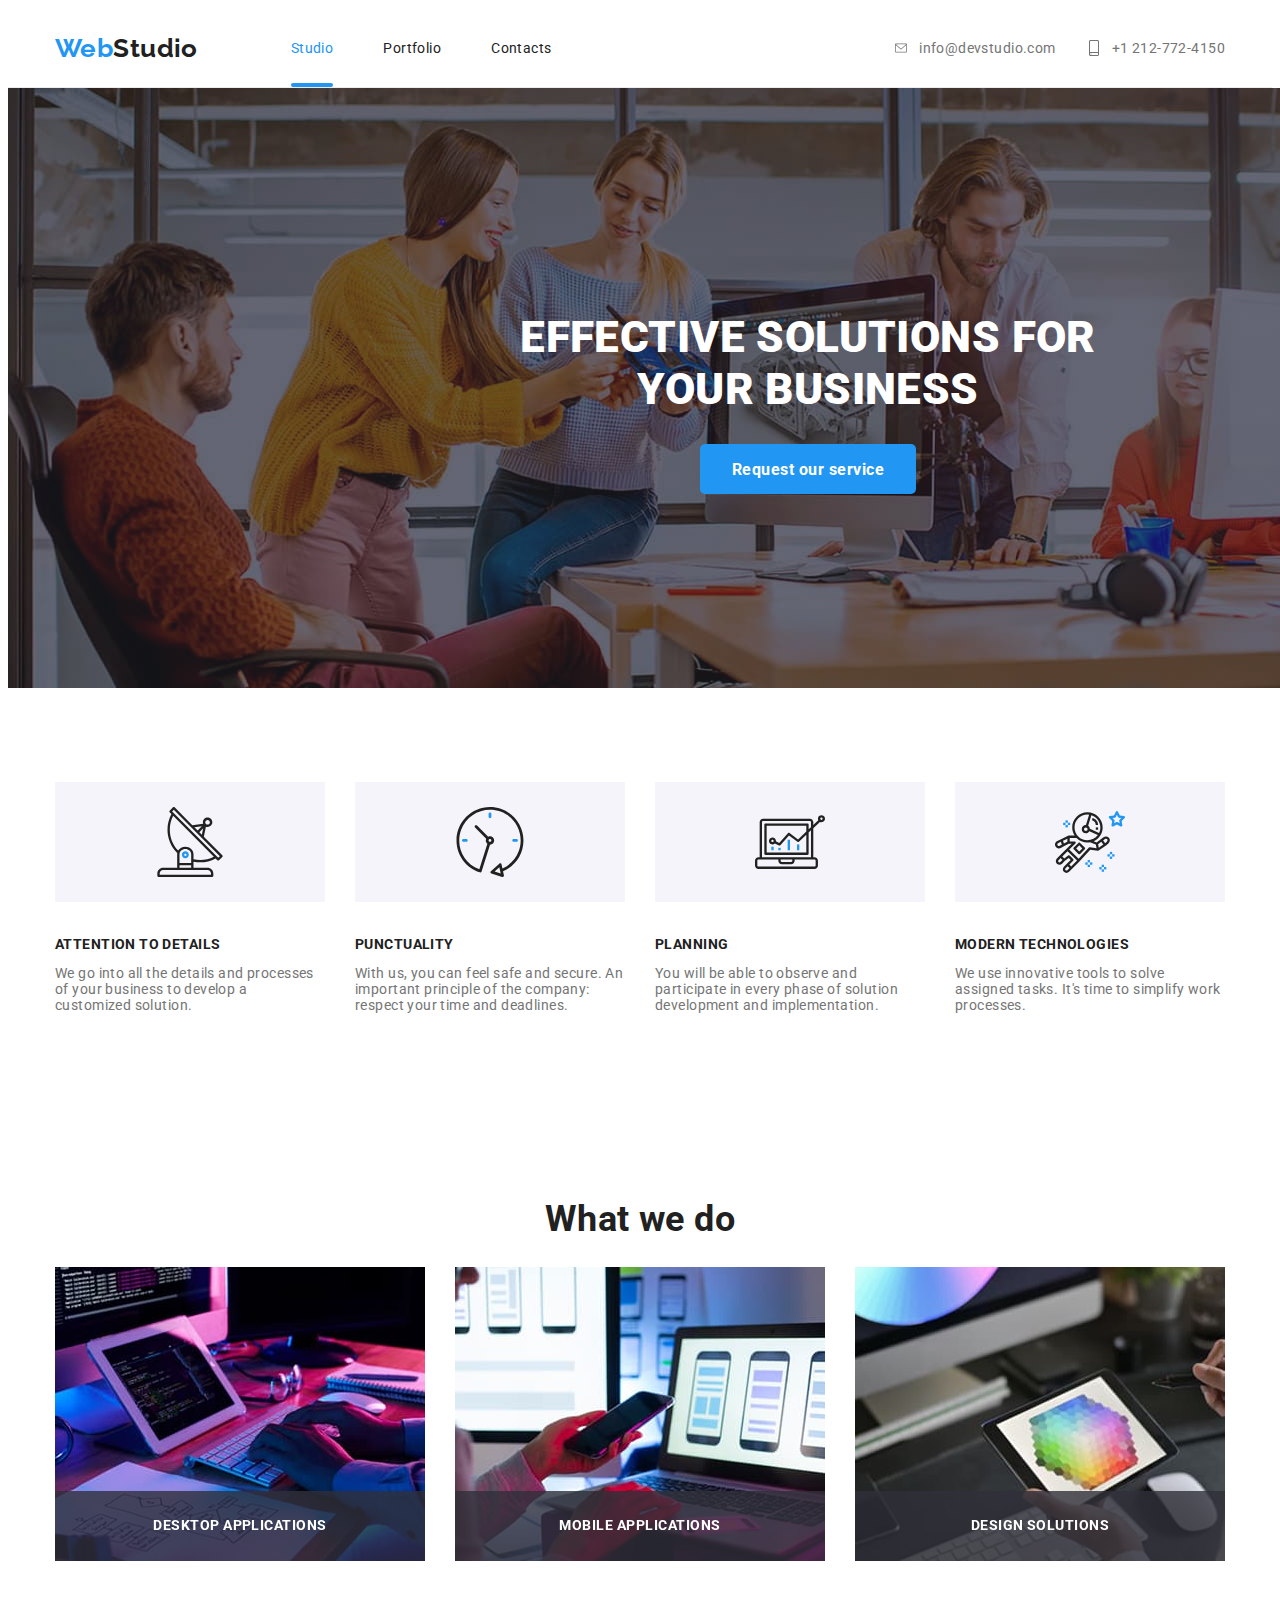
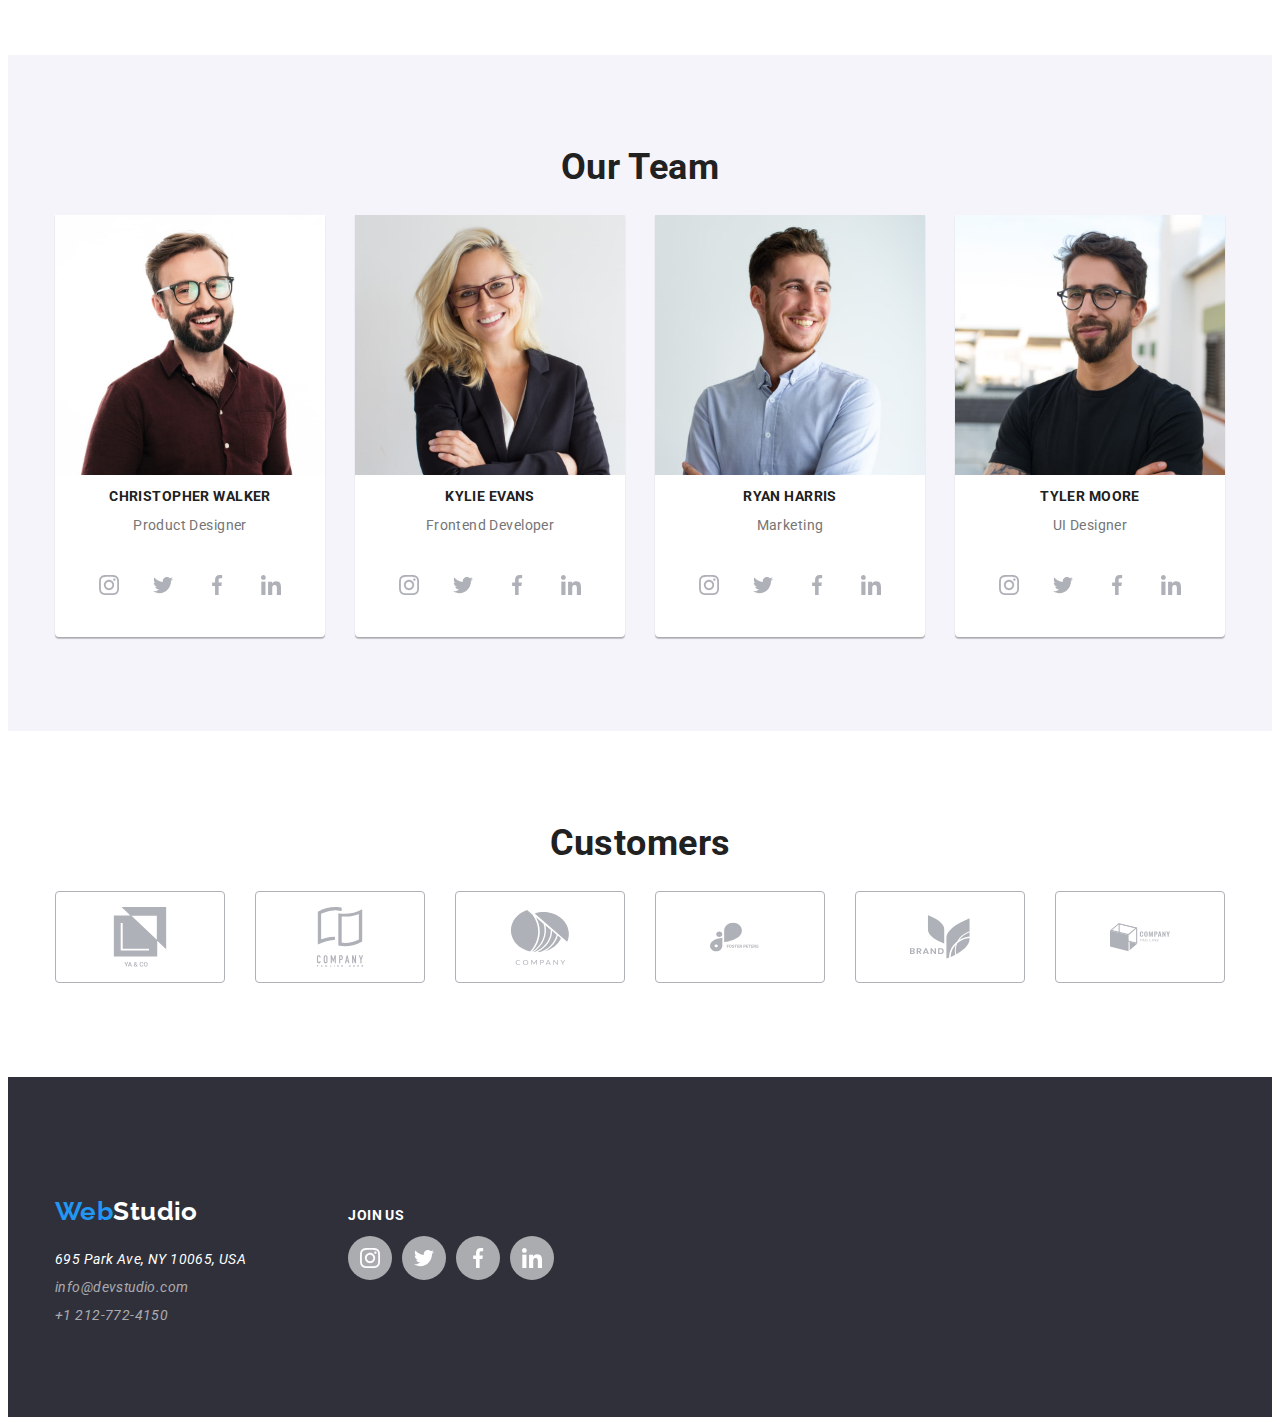
<file: index.html>
<!DOCTYPE html>
<html lang="en">
  <head>
    <meta charset="UTF-8" />
    <meta name="viewport" content="width=device-width, initial-scale=1.0" />
    <title>Document</title>
    <link rel="preconnect" href="https://fonts.googleapis.com">
<link rel="preconnect" href="https://fonts.gstatic.com" crossorigin>
<link href="https://fonts.googleapis.com/css2?family=Raleway:wght@100..900&family=Roboto:ital,wght@0,100..900;1,100..900&display=swap" rel="stylesheet">
<link rel="stylesheet" href="https://cdnjs.cloudflare.com/ajax/libs/modern-normalize/3.0.1/modern-normalize.min.css" integrity="sha512-q6WgHqiHlKyOqslT/lgBgodhd03Wp4BEqKeW6nNtlOY4quzyG3VoQKFrieaCeSnuVseNKRGpGeDU3qPmabCANg==" crossorigin="anonymous" referrerpolicy="no-referrer" />
    <link rel="stylesheet" href="./css/styles.css">
  </head>
  <body>
    <header class="header">
      <div class="container">
        <div class="header-align">
          <a href="/" class="logo "><span>Web</span>Studio</a>
        <nav>
          <ul class="list-nav">
            <li class="item-nav"><a href="/" class="link-nav current">Studio</a></li>
            <li class="item-nav"><a href="./portfolio.html" class="link-nav">Portfolio</a></li>
            <li class="item-nav"><a href="" class="link-nav">Contacts</a></li>
          </ul>
        </nav>
        <ul class="list-connect">
          <li class="item-connect">
            <a href="mailto:info@devstudio.com" class="link-connect">
              <svg class="icon-connect" widht="16" height="12">
                <use href="./images/icons.svg#icon-envelope"></use>
              </svg>
              info@devstudio.com
            </a>
          </li>
          <li class="item-connect">
            <a href="tel:+12127724150" class="link-connect">
              <svg class="icon-connect" widht="10" height="16">
                <use href="./images/icons.svg#icon-smartphone"></use>
              </svg>
              +1 212-772-4150
            </a>
          </li>
        </ul>
        </div>
      </div>
    </header>
    <main>
      <!--Hero-->
      <section class="hero" >
        <h1>EFFECTIVE SOLUTIONS FOR YOUR BUSINESS</h1>
        <button type="button" class="button modal" data-modal-open>Request our service</button>
        <!-- backdrop -->
         <div class="backdrop is-hidden" data-modal>
          <div class="backdrop-form">
            <button class="backdrop-button" data-modal-close>
              <svg class="backdrop-icon" width="18" height="18">
                <use href="./images/close-black-18dp.svg"></use>
              </svg>
            </button>
          </div>
         </div>
      </section>
      <!--Advantages-->
      <section class="container section">
        <ul class="adv-list">
          <li class="adv-item">
            <div class="adv-box">
              <svg class="adv-icon" width="70"height="70" >
                <use href="./images/icons.svg#icon-antenna"></use>
              </svg>
            </div>
            <h3>ATTENTION TO DETAILS</h3>
            <p>
              We go into all the details and processes of your business to develop a customized solution.
            </p>
          </li>
          <li class="adv-item">
            <div class="adv-box">
              <svg class="adv-icon" width="70"height="70" >
                <use href="./images/icons.svg#icon-clock"></use>
              </svg>
            </div>
            <h3>PUNCTUALITY</h3>
            <p>
              With us, you can feel safe and secure. An important principle of the company: respect your time and deadlines.
            </p>
          </li>
          <li class="adv-item">
            <div class="adv-box">
              <svg class="adv-icon" width="70"height="70" >
                <use href="./images/icons.svg#icon-diagram"></use>
              </svg>
            </div>
            <h3>PLANNING</h3>
            <p>
              You will be able to observe and participate in every phase of solution development and implementation.
            </p>
          </li>
          <li class="adv-item">
            <div class="adv-box">
              <svg class="adv-icon" width="70"height="70" >
                <use href="./images/icons.svg#icon-astronaut"></use>
              </svg>
            </div>
            <h3>MODERN TECHNOLOGIES</h3>
            <p>
              We use innovative tools to solve assigned tasks. It's time to simplify work processes.
            </p>
          </li>
        </ul>
      </section>
      <!--Wot we do-->
      <section class="container section">
        <h2>What we do</h2>
        <ul class="function-list">
          <li class="function-item">
              <img class="function-img" src="./images/office.jpg" alt="office" width="370" />
              <p class="function-text">desktop applications</p>
          </li>
          <li class="function-item">
            <img class="function-img" src="./images/mibileapp.jpg" alt="mibileapp" width="370" />
            <p class="function-text">mobile applications</p>
          </li>
          <li class="function-item">
            <img class="function-img" src="./images/webdesign.jpg" alt="webdesign" width="370" />
            <p class="function-text">design solutions</p>
          </li>
        </ul>
      </section>
      <!--Team-->
      <section class="team">
        <div class="container section">
          <h2>Our Team</h2>
        <ul class="team-list">
          <li class="team-item">
            <img src="./images/designer.jpg" alt="designer" width="270" />
            <h3>Christopher Walker</h3>
            <p >Product Designer</p>
            <ul class="social-list">
              <li class="social-item">
                <a class="social-link" href="">
                  <svg class="social-svg" width="20" height="20">
                   <use href="./images/icons.svg#icon-instagram"></use>
                  </svg>
                </a>
              </li>
              <li class="social-item">
                <a class="social-link" href="">
                <svg class="social-svg" width="20" height="20">
                  <use href="./images/icons.svg#icon-twitter"></use>
                </svg>
              </a>
              </li>
              <li class="social-item">
                <a class="social-link" href="">
                  <svg class="social-svg" width="20" height="20">
                    <use href="./images/icons.svg#icon-facebook"></use>
                  </svg>
                </a>
              </li>
              <li class="social-item">
                <a class="social-link" href="">
                  <svg class="social-svg" width="20" height="20">
                    <use href="./images/icons.svg#icon-linkedin"></use>
                  </svg>
                </a>
              </li>
            </ul>
          </li>
          <li class="team-item">
            <img src="./images/developer.jpg" alt="developer" width="270" />
            <h3>Kylie Evans</h3>
            <p>Frontend Developer</p>
            <ul class="social-list">
              <li class="social-item">
                <a class="social-link" href="">
                  <svg class="social-svg" width="20" height="20">
                   <use href="./images/icons.svg#icon-instagram"></use>
                  </svg>
                </a>
              </li>
              <li class="social-item">
                <a class="social-link" href="">
                <svg class="social-svg" width="20" height="20">
                  <use href="./images/icons.svg#icon-twitter"></use>
                </svg>
              </a>
              </li>
              <li class="social-item">
                <a class="social-link" href="">
                  <svg class="social-svg" width="20" height="20">
                    <use href="./images/icons.svg#icon-facebook"></use>
                  </svg>
                </a>
              </li>
              <li class="social-item">
                <a class="social-link" href="">
                  <svg class="social-svg" width="20" height="20">
                    <use href="./images/icons.svg#icon-linkedin"></use>
                  </svg>
                </a>
              </li>
            </ul>
          </li>
          <li class="team-item">
            <img src="./images/marketing.jpg" alt="marketing" width="270" />
            <h3>Ryan Harris</h3>
            <p>Marketing</p>
            <ul class="social-list">
              <li class="social-item">
                <a class="social-link" href="">
                  <svg class="social-svg" width="20" height="20">
                   <use href="./images/icons.svg#icon-instagram"></use>
                  </svg>
                </a>
              </li>
              <li class="social-item">
                <a class="social-link" href="">
                <svg class="social-svg" width="20" height="20">
                  <use href="./images/icons.svg#icon-twitter"></use>
                </svg>
              </a>
              </li>
              <li class="social-item">
                <a class="social-link" href="">
                  <svg class="social-svg" width="20" height="20">
                    <use href="./images/icons.svg#icon-facebook"></use>
                  </svg>
                </a>
              </li>
              <li class="social-item">
                <a class="social-link" href="">
                  <svg class="social-svg" width="20" height="20">
                    <use href="./images/icons.svg#icon-linkedin"></use>
                  </svg>
                </a>
              </li>
            </ul>
          </li>
          <li class="team-item">
            <img src="./images/uidesigner.jpg" alt="uidesigner" width="270" />
            <h3>Tyler Moore</h3>
            <p>UI Designer</p>
            <ul class="social-list">
              <li class="social-item">
                <a class="social-link" href="">
                  <svg class="social-svg" width="20" height="20">
                   <use href="./images/icons.svg#icon-instagram"></use>
                  </svg>
                </a>
              </li>
              <li class="social-item">
                <a class="social-link" href="">
                <svg class="social-svg" width="20" height="20">
                  <use href="./images/icons.svg#icon-twitter"></use>
                </svg>
              </a>
              </li>
              <li class="social-item">
                <a class="social-link" href="">
                  <svg class="social-svg" width="20" height="20">
                    <use href="./images/icons.svg#icon-facebook"></use>
                  </svg>
                </a>
              </li>
              <li class="social-item">
                <a class="social-link" href="">
                  <svg class="social-svg" width="20" height="20">
                    <use href="./images/icons.svg#icon-linkedin"></use>
                  </svg>
                </a>
              </li>
            </ul>
          </li>
        </ul>
        </div>
      </section>
      <!-- clients -->
      <section class="clients">
        <div class="container section">
          <h2>Customers</h2>
          <ul class="clients-list">
            <li class="clients-item">
              <a class="clients-link" href="">
                <svg class="clients-icon" width="106" height="60">
                  <use href="./images/icons.svg#icon-group"></use>
                </svg>
              </a>
            </li>
            <li class="clients-item">
              <a class="clients-link" href="">
                <svg class="clients-icon" width="106" height="60">
                  <use href="./images/icons.svg#icon-group2"></use>
                </svg>
              </a>
            </li>
            <li class="clients-item">
              <a class="clients-link" href="">
                <svg class="clients-icon" width="106" height="60">
                  <use href="./images/icons.svg#icon-group3"></use>
                </svg>
              </a>
            </li>
            <li class="clients-item">
              <a class="clients-link" href="">
                <svg class="clients-icon" width="106" height="60">
                  <use href="./images/icons.svg#icon-group4" ></use>
                </svg>
              </a>
            </li>
            <li class="clients-item">
              <a class="clients-link" href="">
                <svg class="clients-icon" width="106" height="60">
                  <use href="./images/icons.svg#icon-group5"></use>
                </svg>
              </a>
            </li>
            <li class="clients-item">
              <a class="clients-link" href="">
                <svg class="clients-icon" width="106" height="60">
                  <use href="./images/icons.svg#icon-group6"></use>
                </svg>
              </a>
            </li>
          </ul>
        </div>
      </section>
    </main>
    <footer class="footer">
      <div class="container section">
        <div class="footer-box">
          <div class="box-address">
            <a href="/" class="logo scnd"><span>Web</span>Studio</a>
            <address>
              <ul class="footer-list">
                <li>695 Park Ave, NY 10065, USA</li>
                <li><a href="mailto:info@devstudio.com" class="link-addr">info@devstudio.com</a></li>
                <li><a href="tel:+12127724150" class="link-addr">+1 212-772-4150</a></li>
              </ul>
            </address>
          </div>
        <div class="box-links">
          <h3 class="footer-incitement">JOIN US</h3>
          <ul class="social-list">
                <li class="social-item">
                  <a class="social-link" href="">
                    <svg class="social-svg" width="20" height="20">
                    <use href="./images/icons.svg#icon-instagram"></use>
                    </svg>
                  </a>
                </li>
                <li class="social-item">
                  <a class="social-link" href="">
                  <svg class="social-svg" width="20" height="20">
                    <use href="./images/icons.svg#icon-twitter"></use>
                  </svg>
                </a>
                </li>
                <li class="social-item">
                  <a class="social-link" href="">
                    <svg class="social-svg" width="20" height="20">
                      <use href="./images/icons.svg#icon-facebook"></use>
                    </svg>
                  </a>
                </li>
                <li class="social-item">
                  <a class="social-link" href="">
                    <svg class="social-svg" width="20" height="20">
                      <use href="./images/icons.svg#icon-linkedin"></use>
                    </svg>
                  </a>
                </li>
              </ul>
        </div>
        </div>
      </div>
    </footer>
    <script src="./js/modal.js"></script>
  </body>
</html>
</file>
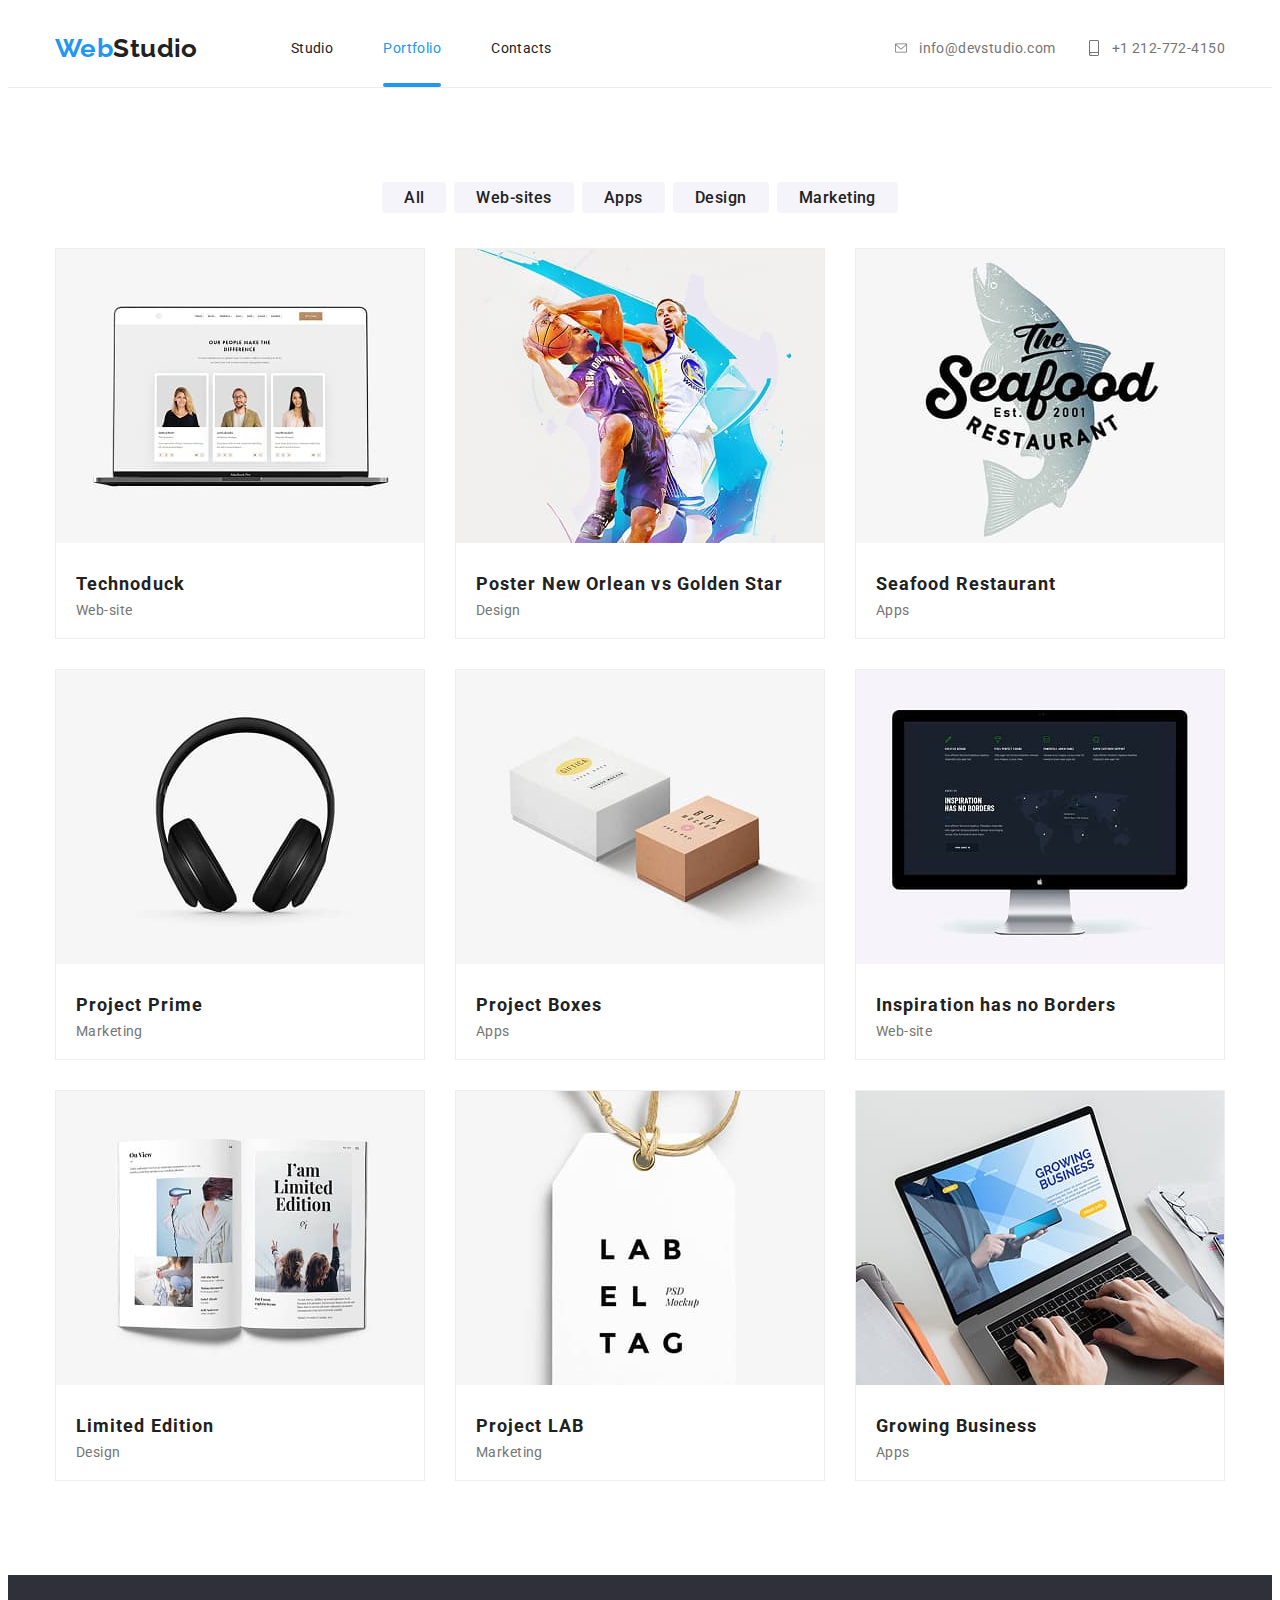
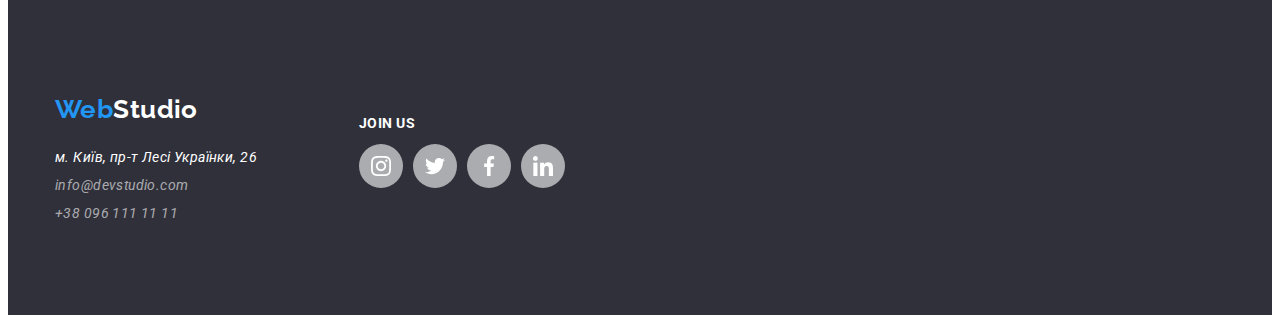
<file: portfolio.html>
<!DOCTYPE html>
<html lang="en">
<head>
    <meta charset="UTF-8">
    <meta name="viewport" content="width=device-width, initial-scale=1.0">
    <title>Document</title>
    <link rel="preconnect" href="https://fonts.googleapis.com">
<link rel="preconnect" href="https://fonts.gstatic.com" crossorigin>
<link href="https://fonts.googleapis.com/css2?family=Raleway:wght@100..900&family=Roboto:ital,wght@0,100..900;1,100..900&display=swap" rel="stylesheet">
<link rel="stylesheet" href="https://cdnjs.cloudflare.com/ajax/libs/modern-normalize/3.0.1/modern-normalize.min.css" integrity="sha512-q6WgHqiHlKyOqslT/lgBgodhd03Wp4BEqKeW6nNtlOY4quzyG3VoQKFrieaCeSnuVseNKRGpGeDU3qPmabCANg==" crossorigin="anonymous" referrerpolicy="no-referrer" />
<link rel="stylesheet" href="./css/styles.css">
</head>
<body>
    <header class="header">
        <div class="container">
           <div class="header-align">
            <a href="/" class="logo"><span>Web</span>Studio</a>
            <nav >
              <ul class="list-nav">
                <li class="item-nav"><a href="./index.html" class="link-nav">Studio</a></li>
                <li class="item-nav"><a href="./portfolio.html" class="link-nav current">Portfolio</a></li>
                <li class="item-nav"><a href="" class="link-nav">Contacts</a></li>
              </ul>
            </nav>
            <ul class="list-connect">
              <li class="item-connect">
                <a href="mailto:info@devstudio.com" class="link-connect">
                    <svg class="icon-connect" widht="16" height="12">
                        <use href="./images/icons.svg#icon-envelope"></use>
                      </svg>
                    info@devstudio.com
                </a>
            </li>
              <li class="item-connect">
                <a href="tel:+12127724150" class="link-connect">
                    <svg class="icon-connect" widht="10" height="16">
                        <use href="./images/icons.svg#icon-smartphone"></use>
                      </svg>
                    +1 212-772-4150
                </a>
            </li>
            </ul>
           </div>
        </div>
      </header>
    <main> 
        <!-- portfolio -->
        <section class="container section">
              <!-- filter -->
            <ul class="filter-list">
                <li class="filter-item"><button type="button" class="button">All</button></li>
                <li class="filter-item"><button type="button" class="button">Web-sites</button></li>
                <li class="filter-item"><button type="button" class="button">Apps</button></li>
                <li class="filter-item"><button type="button" class="button">Design</button></li>
                <li class="filter-item"><button type="button" class="button">Marketing</button></li>
            </ul>
            <ul class="portfolio-list">
                <li class="portfolio-item">
                    <a href="" class="portfolio-link">
                        <div class="portfolio-thumb">
                          <img src="./images/portfolio1.jpg" alt="portfolio1" width="370px">
                        <p class="portfolio-overlay">The resource offers comprehensive offers with different levels of functionality and services. All this will allow the visitor to obtain comprehensive information about a company or individual.</p>
                        </div>
                        <h2>Technoduck</h2>
                        <p>Web-site</p>
                    </a>
                </li >
                <li class="portfolio-item">
                    <a href="" class="portfolio-link">
                        <div class="portfolio-thumb">
                          <img src="./images/portfolio2.jpg" alt="portfolio2" width="370">
                          <p class="portfolio-overlay">The resource offers comprehensive offers with different levels of functionality and services. All this will allow the visitor to obtain comprehensive information about a company or individual.</p>
                        </div>
                        <h2>Poster New Orlean vs Golden Star</h2>
                        <p>Design</p>
                    </a>
                </li>
                <li class="portfolio-item">
                    <a href="" class="portfolio-link">
                        <div class="portfolio-thumb">
                          <img src="./images/portfolio3.jpg" alt="portfolio3" width="370">
                          <p class="portfolio-overlay">The resource offers comprehensive offers with different levels of functionality and services. All this will allow the visitor to obtain comprehensive information about a company or individual.</p>
                        </div>
                        <h2>Seafood Restaurant </h2>
                        <p>Apps</p>
                    </a>
                </li>
                <li class="portfolio-item">
                    <a href="" class="portfolio-link">
                        <div class="portfolio-thumb">
                          <img src="./images/portfolio4.jpg" alt="portfolio4" width="370">
                        <p class="portfolio-overlay">The resource offers comprehensive offers with different levels of functionality and services. All this will allow the visitor to obtain comprehensive information about a company or individual.</p>
                        </div>
                        <h2>Project Prime</h2>
                        <p>Marketing</p>
                    </a>
                </li>
                <li class="portfolio-item">
                    <a href="" class="portfolio-link">
                        <div class="portfolio-thumb">
                          <img src="./images/portfolio5.jpg" alt="portfolio5" width="370">
                        <p class="portfolio-overlay">The resource offers comprehensive offers with different levels of functionality and services. All this will allow the visitor to obtain comprehensive information about a company or individual.</p>
                        </div>
                        <h2>Project Boxes</h2>
                        <p>Apps</p>
                    </a>
                </li>
                <li class="portfolio-item">
                    <a href="" class="portfolio-link">
                        <div class="portfolio-thumb">
                          <img src="./images/portfolio6.jpg" alt="portfolio6" width="370">
                        <p class="portfolio-overlay">The resource offers comprehensive offers with different levels of functionality and services. All this will allow the visitor to obtain comprehensive information about a company or individual.</p>
                        </div>
                        <h2>Inspiration has no Borders</h2>
                        <p>Web-site</p>
                    </a>
                </li>
                <li class="portfolio-item">
                    <a href="" class="portfolio-link">
                        <div class="portfolio-thumb">
                          <img src="./images/portfolio7.jpg" alt="portfolio7" width="370">
                        <p class="portfolio-overlay">The resource offers comprehensive offers with different levels of functionality and services. All this will allow the visitor to obtain comprehensive information about a company or individual.</p>
                        </div>
                        <h2>Limited Edition</h2>
                        <p>Design</p>
                    </a>
                </li>
                <li class="portfolio-item">
                    <a href="" class="portfolio-link">
                        <div class="portfolio-thumb">
                          <img src="./images/portfolio8.jpg" alt="portfolio8" width="370">
                        <p class="portfolio-overlay">The resource offers comprehensive offers with different levels of functionality and services. All this will allow the visitor to obtain comprehensive information about a company or individual.</p>
                        </div>
                        <h2>Project LAB</h2>
                        <p>Marketing</p>
                    </a>
                </li>
                <li class="portfolio-item">
                    <a href="" class="portfolio-link">
                        <div class="portfolio-thumb">
                          <img src="./images/portfolio9.jpg" alt="portfolio9" width="370">
                        <p class="portfolio-overlay">The resource offers comprehensive offers with different levels of functionality and services. All this will allow the visitor to obtain comprehensive information about a company or individual.</p>
                        </div>
                        <h2>Growing Business</h2>
                        <p>Apps</p>
                    </a>
                </li>
            </ul>
        </section>
    </main>
    <footer class="footer">
        <div class="container section">
            <div class="footer-box">
                <div>
                    <a href="/" class="logo scnd"><span>Web</span>Studio</a>
                <address>
                    <ul>
                        <li>м. Київ, пр-т Лесі Українки, 26</li>
                        <li><a href="mailto:info@devstudio.com" class="link-addr">info@devstudio.com</a></li>
                        <li><a href="tel:+380961111111" class="link-addr">+38 096 111 11 11</a></li>
                    </ul>
                </address>
                </div>
                <div>
                    <h3 class="footer-incitement">JOIN US</h3>
                    <ul class="social-list">
                          <li class="social-item">
                            <a class="social-link" href="">
                              <svg class="social-svg" width="20" height="20">
                              <use href="./images/icons.svg#icon-instagram"></use>
                              </svg>
                            </a>
                          </li>
                          <li class="social-item">
                            <a class="social-link" href="">
                            <svg class="social-svg" width="20" height="20">
                              <use href="./images/icons.svg#icon-twitter"></use>
                            </svg>
                          </a>
                          </li>
                          <li class="social-item">
                            <a class="social-link" href="">
                              <svg class="social-svg" width="20" height="20">
                                <use href="./images/icons.svg#icon-facebook"></use>
                              </svg>
                            </a>
                          </li>
                          <li class="social-item">
                            <a class="social-link" href="">
                              <svg class="social-svg" width="20" height="20">
                                <use href="./images/icons.svg#icon-linkedin"></use>
                              </svg>
                            </a>
                          </li>
                        </ul>
                </div>
            </div>
        </div>
    </footer>
</body>
</html>
</file>
<file: css/styles.css>
:root {
    --base-txt-clr:#757575;
    --title-txt-clr:#212121;
    --accent-clr:#2196F3;
    --bg-clr:#FFF;
    --scnd-bg-clr:#F5F4FA;
    --bg-footer-clr:#2F303A;
    --icon-color: #afb1b8;
    --link-adr-color:#ffffff99;
}
*,
*::before,
*::after {
    box-sizing: border-box;
}

h2 {
    margin-top: 0;
    margin-bottom: 50;
    font-weight: 700;
    font-size: 36px;
    line-height: 1;
    text-align: center;
    color: var(--title-txt-clr);
}

h3 { 
    font-weight: 700;
    font-size: 14px;
    line-height: 1;
    
    text-transform: uppercase;
    
    color: var(--title-txt-clr);
} 
a {
    padding: 0;
    margin: 0;
    text-decoration: none;
}
ul {
    list-style: none;
    padding: 0;
    margin: 0;
}
p {
    padding: 0;
    margin: 0;
}
*:hover,
*:focus {
    transition: background-color 250ms cubic-bezier(0.4, 0, 0.2, 1),
                box-shadow 250ms cubic-bezier(0.4, 0, 0.2, 1),
                color 250ms cubic-bezier(0.4, 0, 0.2, 1),
                fill 250ms cubic-bezier(0.4, 0, 0.2, 1),
                transform 250ms cubic-bezier(0.4, 0, 0.2, 1);
}

body {
    font-family: Roboto, sans-serif;
    font-size: 14px;
    line-height: 1,72;
    letter-spacing: 0.03em;
    
    color: var(--base-txt-clr);
    background-color: #fff;
}
.container {
   
    width: 1200px;
    padding-right: 15px;
    padding-left: 15px;
    margin-right: auto;
    margin-left: auto;
    
}
.section{
    padding-top: 94px;
    padding-bottom: 94px;
    
}

/* header */
header {
    height: 80px;
    margin: 0;
    border-bottom: 1px solid #ececec;

}
.header-align{
    display: flex;
    align-items: center;
}
/* logo */
.logo {
    display: block;
    margin: 27px 0; 

    font-family: Raleway, sans-serif;
    font-weight: 700;
    font-size: 26px;
    line-height: 1;
   
    color: var(--title-txt-clr);
}
.logo span{
    color: var(--accent-clr);
}
.logo.scnd{
    color: var(--bg-clr);
}
/* nav */
nav .list-nav{
    display: flex;
    margin-left: 93px;
}
.item-nav{
    position: relative;
    
}
.item-nav:not(:last-child){
    margin-right: 50px;
}

.link-nav.current{
    color: var(--accent-clr);
}
.link-nav.current::after{
    position: absolute;
    top: 43px;
    content: "";
    display: block;
    width: 100%;
    height: 4px;
    border-radius: 4px;
    background-color: currentColor;
}
.link-nav{
    color: var(--title-txt-clr);
}
.link-nav:hover,
.link-nav:focus{
    color: var(--accent-clr);
}
/* connection */
.list-connect {
    display: flex;
    align-items: center;
    margin-right: 0;  
    margin-left: auto;
}

.item-connect:not(:last-child) {
    margin-right: 30px;
}  
.link-connect {
    display: flex; 
    align-items: center;
    color: var(--base-txt-clr);
}   

.link-connect:hover,
.link-connect:focus{
    color: var(--accent-clr); 
}
.icon-connect{
    width: 16px;
    margin-right: 10px;
    fill: currentColor;
}

/* hero */
.hero{
    display: flex;
    flex-direction: column;
    align-items: center;
    justify-content: center;
    width: 1600px;
    height: 600px;
    margin: 0 auto;
    color: #fff;
    background-color: #c4c4c4;
    background-image: linear-gradient(to right, rgba(47, 48, 58, 0.4), rgba(47, 48, 58, 0.4)), url(../images/hero-img.jpg);
    background-size: cover;
    background-repeat: no-repeat;

}
h1 {
     width: 580px;
    font-family: Roboto;
    font-weight: 900;
    font-size: 44px;
    line-height: 1,36;
    letter-spacing: 6%;
    text-align: center;
    text-transform: uppercase;

}
/* button */
.button {
    
    padding: 6px 22px; 
    border: transparent;
    border-radius: 4px;
    font-family: Roboto, sans-serif;
    font-weight: 500;
    font-size: 16px;
    line-height: 1,62;
    letter-spacing: 0.03em;
    cursor: pointer;
    color: var(--title-txt-clr);
    background-color:var(--scnd-bg-clr);
}


.button:hover,
.button:focus {
    color: var(--bg-clr);
    background-color: var(--accent-clr);
    box-shadow: 0 2px 2px 0 rgba(0, 0, 0, 0.12), 
                0 1px 2px 0 rgba(0, 0, 0, 0.08),
                0 3px 1px 0 rgba(0, 0, 0, 0.1);
}
/* backdrop */
.backdrop{
    position: fixed;
    top:0;
    width: 100vw;
    height: 100vh;
    padding: 0;
    margin: 0;
    background-image: linear-gradient( 
        90deg, rgba(0, 0, 0, 0.2),
        rgba(0, 0, 0, 0.2));
       
}
.backdrop.is-hidden {
    opacity: 0;
    pointer-events: none;
}
.backdrop-form{
    position: absolute;
    top: 50%;
    left: 50%;
    transform: translate(-50%,-50%);
    width: 528px;
    height: 581px;
    background-color: var(--bg-clr);
    box-shadow: 0 2px 1px 0 rgba(0, 0, 0, 0.2),
                0 1px 1px 0 rgba(0, 0, 0, 0.14),
                0 1px 3px 0 rgba(0, 0, 0, 0.12);

}

.backdrop-icon{
    position: absolute;
    top: 10px;
    right: 10px;
    width: 30px;
    height: 30px;
    padding: 5px;
    border: 1px solid rgba(0, 0, 0, 0.1);
    border-radius: 50%;
    
}

.modal {
    width: 216px;
    height: 50px;
    border-radius: 5px;
    font-weight: 700;
    color: var(--bg-clr);
    background-color: var(--accent-clr);
}
/* advantages */
.adv-list{
    display: flex;
    justify-content: space-between;
    
}
.adv-box{
    display: flex;
    height: 120px;
    align-items: center;
    justify-content: center;
    margin-bottom: 35px;
    background-color: var(--scnd-bg-clr);
}
.adv-item{
    width: 270px;
}

/*  Wot we do */
.function-list {
    display: flex;
    
}
.function-item{
    position: relative;
}
.function-item + li {
    margin-left: 30px;
}


.function-img {
    display: block;
    
}
.function-text{
    position: absolute;
    bottom: 0;
    left: 0;
    width: 100%;
    height: 70px;
    font-weight: 700;
    font-size: 14px;
    line-height: 1;
    letter-spacing: 0.03rem;
    text-transform: uppercase;
    text-align: center;
    padding: 27px 0;
    color: var(--bg-clr);
    background-color: rgba(47, 48, 58, 0.8);
}
/* Team */
.team{
    background-color: var(--scnd-bg-clr);
}
.team-list {
    display: flex;
    gap: 30px;
}
.team-item{
    display: flex;
    flex-direction: column;
    align-items: center;
    border-bottom-right-radius: 4px;
    border-bottom-left-radius: 4px;
    box-shadow: 0 2px 1px 0 rgba(0, 0, 0, 0.2),
                0 1px 1px 0 rgba(0, 0, 0, 0.14);
    background-color: var(--bg-clr);
}
.social-list{
    display: flex;
    align-items: center;
    max-width: 270px;
    padding-right: 32px;
    padding-left: 32px;
    margin-top: 30px;
    margin-bottom: 30px;
}
.footer .social-list{
    margin: 0;
}
.social-item{
    display: flex;
    justify-content: center;
    align-items: center;
    margin: 0;
    width: 44px;
    height: 44px;
    fill: var(--icon-color);
}
.footer .social-item{
    border-radius: 50%;
    fill: var(--bg-clr);
    background-color: var(--link-adr-color);
     /* #3e3f47; */
}
.social-item:hover {
    border: 1px solid var(--accent-clr);
    border-radius: 50%;
    background-color: var(--accent-clr);
    fill: var(--bg-clr);
}
.social-item:not(:last-child){
    margin-right: 10px;
}
.social-link{
    display: inline-flex;
}
/* clients */
.clients-list{
        display: flex;
        
}

.clients-item{
    display: flex;
}

.clients-item:not(:last-child) {
    margin-right: 30px;
}

.clients-link{
    display: flex;
    width: 170px;
    height: 92px;
    justify-content: center;
    align-items: center;
    border: 1px solid #afb1b8;
    border-radius: 4px;
    fill: #afb1b8; 
}
.clients-link:hover{
    fill: var(--accent-clr);
    border: 1px solid var(--accent-clr)
}
   
  

/* footer */
.footer {
    color: var(--bg-clr);
    background-color: var(--bg-footer-clr);
}

.link-addr {
    display: block;
    margin-top: 12px;
    color: var(--link-adr-color);
}
.footer-box{
    display: flex;
    align-items: center;
    gap: 70px;
}
h3.footer-incitement{
    color: var(--bg-clr);
    padding-left: 32px;
}
.box-links{
    margin-bottom: 20px;
}
/* portfolio */

.filter-list {
    display: flex;
    justify-content: center;
    /* gap: 8px; */

}
.filter-item {
    margin-right: 8px;
    margin-bottom: 35px;  
}
.filter-item:last-child{
    margin-right: 0;
}

.portfolio-list {
    display: flex;
    flex-wrap: wrap;
    /* gap: 30px; */
   
}

.portfolio-item {
    width: calc((100% - 60px) / 3);
    border: 1px solid #eee;
    
}
.portfolio-item:hover,
.portfolio-item:focus{
    box-shadow: 1px 4px 6px 0 #00000029,
            0 4px 4px 0 #00000099,
            0 1px 1px 0 #0000001f;
}
.portfolio-item:not(:nth-child(3n)) {
    margin-right: 30px;
}
.portfolio-item:not(:nth-last-child(-n + 3)) {
    margin-bottom: 30px;
}
.portfolio-link {
    display: block;  
}

.portfolio-link h2 {
    padding-top: 20px;
    padding-right: 20px;
    padding-bottom: 0;
    padding-left: 20px;
    margin-bottom: 0;
    text-align: start;
    font-size: 18px;
    line-height: 2;
    letter-spacing: 0.06em;
    color: var(--title-txt-clr);
}

.portfolio-link p {
    padding-right: 20px;
    padding-bottom: 20px;
    padding-left:  20px;
    color: var(--base-txt-clr);
}

.portfolio-thumb{
    position: relative;
    overflow: hidden;
}
.portfolio-thumb p{
    color: var(--bg-clr);
}

.portfolio-thumb:hover .portfolio-overlay,
.portfolio-thumb:focus .portfolio-overlay{
    transform: translateY(0);
}
.portfolio-overlay {
    position: absolute;
    top: 0;
    left: 0;
    width: 100%;
    height: 100%;
    padding: 63px 24px;
    font-size: 18px;
    line-height: 1.5;
    letter-spacing: 0.03rem;
    background-color: rgba(33, 150 , 243, 0.9);
    transform: translateY(100%);
    transition: transform 250ms cubic-bezier(0.4, 0, 0.2, 1);

}
</file>
